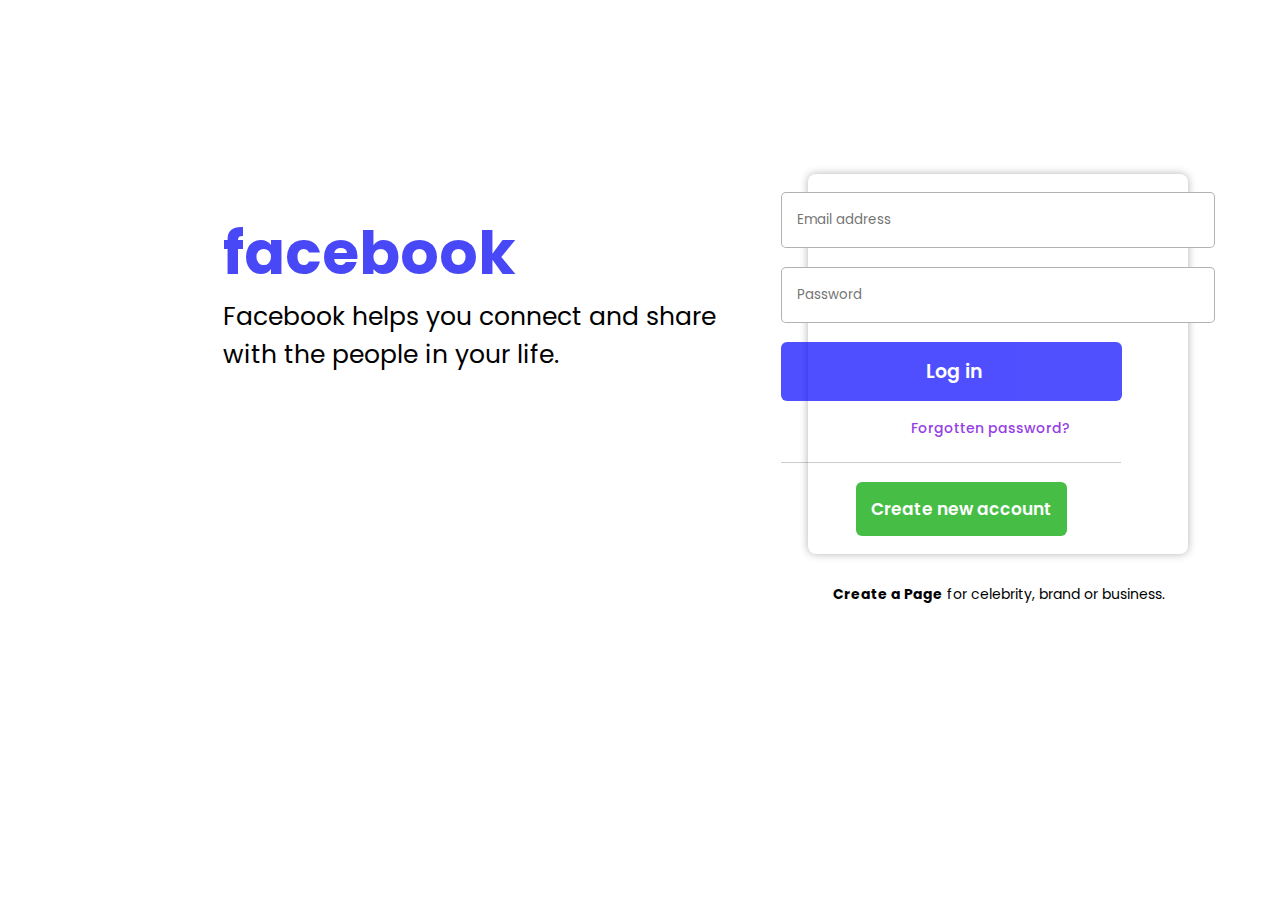
<file: Facebook-Login Page/index.html>
<!DOCTYPE html>
<html lang="en">
  <head>
    <meta charset="UTF-8" />
    <meta name="viewport" content="width=device-width, initial-scale=1.0" />
    <title>Facebook Login</title>
    <link rel="preconnect" href="https://fonts.googleapis.com" />
    <link rel="preconnect" href="https://fonts.gstatic.com" crossorigin />
    <link
      href="https://fonts.googleapis.com/css2?family=Poppins:ital,wght@0,100;0,200;0,300;0,400;0,500;0,600;0,700;0,800;0,900;1,100;1,200;1,300;1,400;1,500;1,600;1,700;1,800;1,900&display=swap"
      rel="stylesheet"
    />
    <link rel="stylesheet" href="style.css" />
    <link rel="icon" href="images/fb-icon.png" type="x-favicon/image">
  </head>
  <body>
    <header>
      <h1>facebook</h1>
      <p class="header-p">
        Facebook helps you connect and share <br />
        with the people in your life.
      </p>
    </header>

    <main>
      <div class="Form">
        <form action="">
          <table>
            <tr>
              <td><input type="text" placeholder="Email address" /></td>
            </tr>
            <tr>
              <td><input type="password" placeholder="Password" /></td>
            </tr>
            <tr>
              <td><input type="button" value="Log in" class="button1" /></td>
            </tr>
            <tr>
              <td><a href="#">Forgotten password?</a></td>
            </tr>
            <tr><td>
              <div class="Line"></div>
            </td></tr>
            <tr>
              <td><input type="button" value="Create new account" / class="button2"></td>
            </tr>
          </table>
        </form>
      </div>

      <div class="Text">
      <p class="Paragraph"><span>Create a Page</span> for celebrity, brand or business.</p>
    </div>
    </main>
  </body>
</html>
</file>
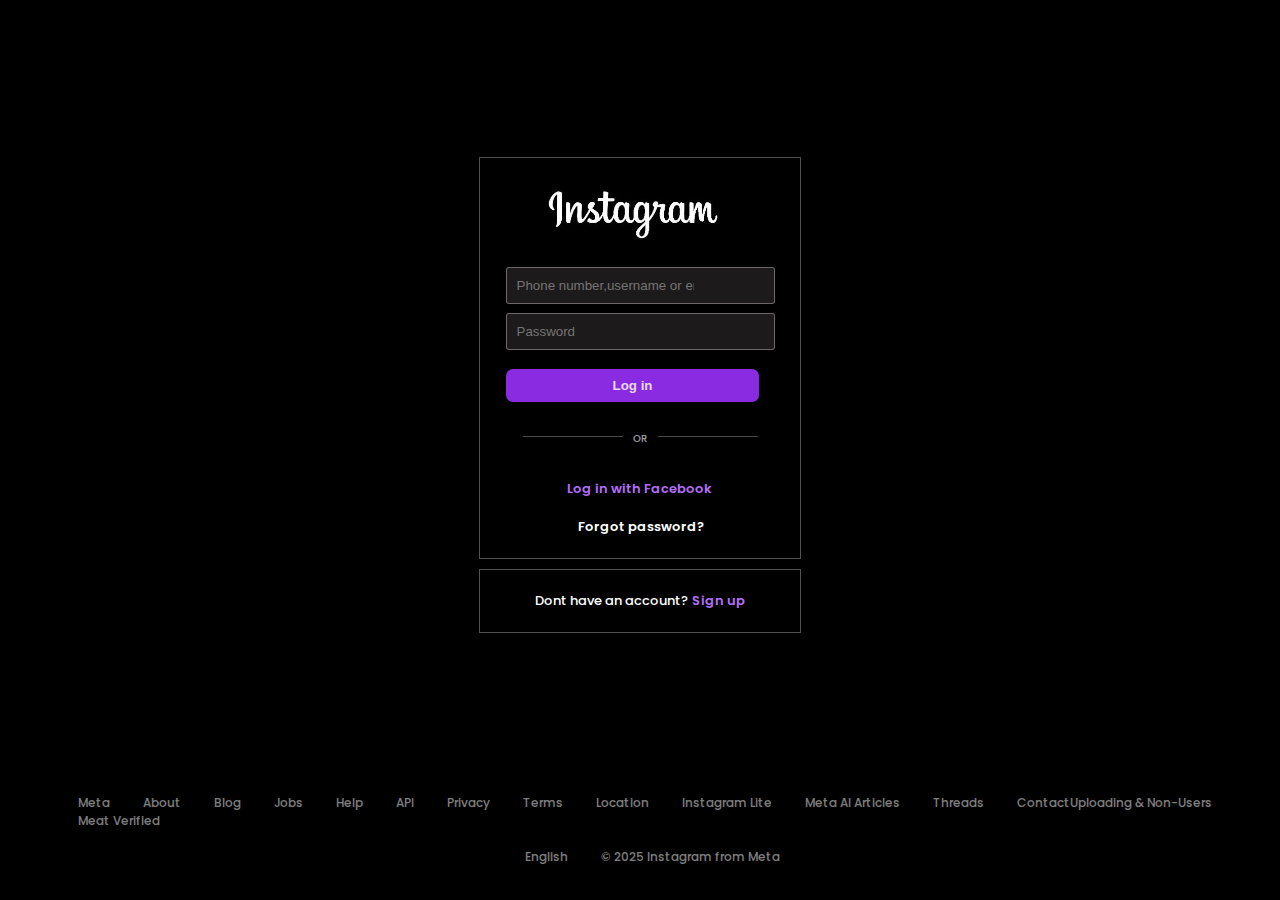
<file: Instagram-Login Page/index.html>
<!DOCTYPE html>
<html lang="en">
  <head>
    <meta charset="UTF-8" />
    <meta name="viewport" content="width=device-width, initial-scale=1.0" />
    <title>Instagram-Login</title>
    <link rel="preconnect" href="https://fonts.googleapis.com" />
    <link rel="preconnect" href="https://fonts.gstatic.com" crossorigin />
    <link
      href="https://fonts.googleapis.com/css2?family=Poppins&display=swap"
      rel="stylesheet"
    />
    <link rel="stylesheet" href="style.css" />
    <link rel="icon" href="images/Instagram-icon.png">

  </head>
  <body>
    <main>
    <div class="form">
      <form>
        <div class="Box-1">
          <table>
            <tr>
              <td>
                <div class="image">
                  <img
                    src="images/Insatgram-logo.jpg"
                    alt="Instagram-logo"
                    class="Instagram-logo"
                  />
                </div>
              </td>
            </tr>

            <tr>
              <td>
                <input
                  type="text"
                  placeholder="Phone number,username or email" 
                />
              </td>
            </tr>

            <tr>
              <td><input type="password" placeholder="Password" /></td>
            </tr>

            <tr>
              <td><input type="button" value="Log in" class="Button" /></td>
            </tr>

            <tr>
              <td>
                <div class="Main">
                  <div class="Sub1"></div><p class="or">OR</p>
                  <div class="Sub2"></div>
                </div>
              </td>
            </tr>
            <tr>
              <td>
                <a href="#" class="login-with-facebook">Log in with Facebook</a>
              </td>
            </tr>

            <tr>
              <td><a class="forget-password" href="#">Forgot password?</a></td>
            </tr>
          </table>
        </div>

        <div class="Box-2">
          <p>Dont have an account?<a href="#" class="Signup">Sign up</a></p>
        </div>
      </form>
      </main>

      <footer>
        <ul type="none">
          <li><a href="#">Meta</a></li>
          <li><a href="#">About</a></li>
          <li><a href="#">Blog</a></li>
          <li><a href="#">Jobs</a></li>
          <li><a href="#">Help</a></li>
          <li><a href="#">API</a></li>
          <li><a href="#">Privacy</a></li>
          <li><a href="#">Terms</a></li>
          <li><a href="#">Location</a></li>
          <li><a href="#">Instagram Lite</a></li>
          <li><a href="#">Meta AI Articles</a></li>
          <li><a href="#">Threads</a></li>
          <li><a href="#">ContactUploading & Non-Users</a></li>
          <li><a href="#">Meat Verified</a></li><br><br>
          <li style="margin-left: 39%;"><a href="#">English</a></li>
          <li><a href="#">© 2025 Instagram from Meta</a></li>
        
        </ul>
      </footer>
    </div>
  </body>
</html>
</file>
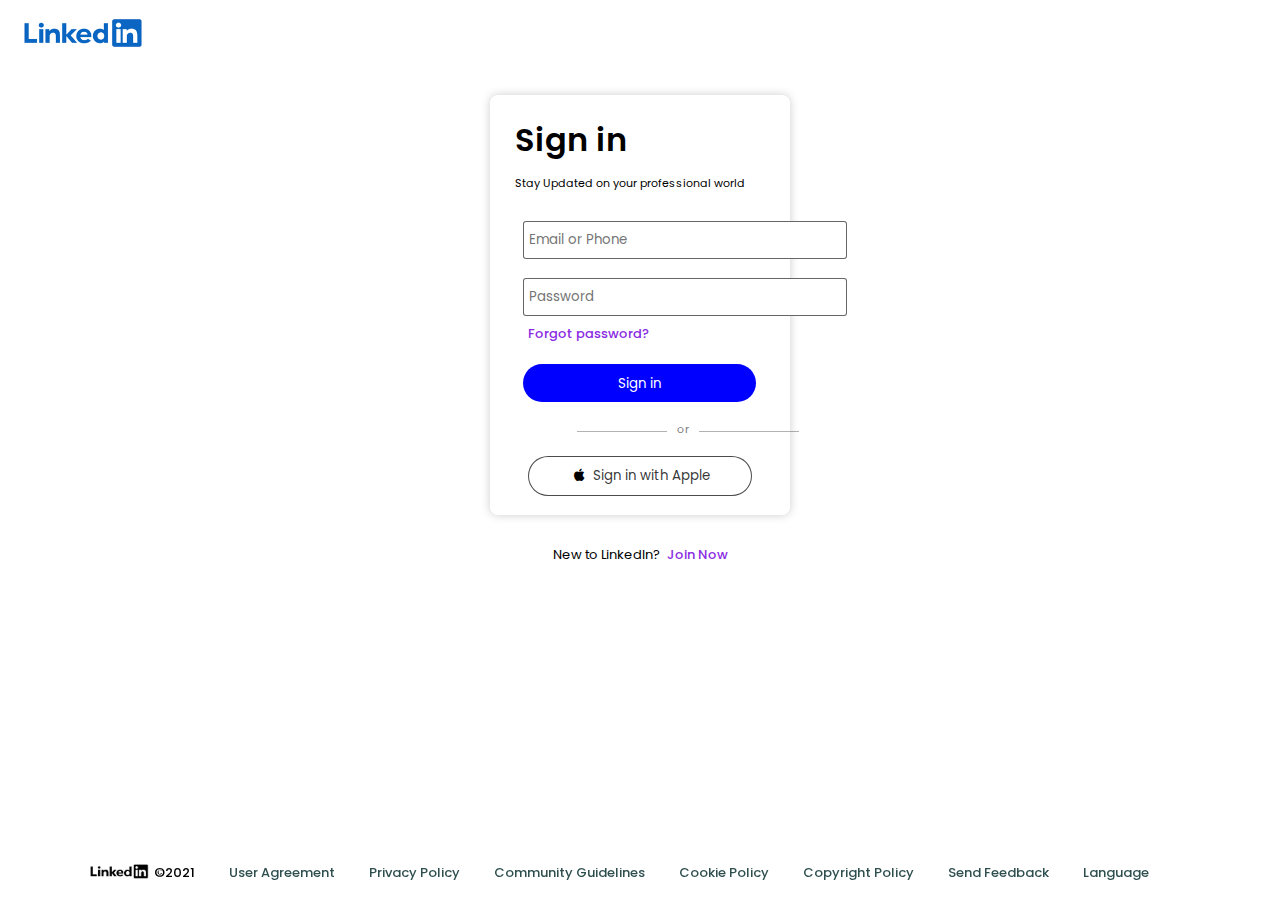
<file: Linked-in Login Page/index.html>
<!DOCTYPE html>
<html lang="en">
<head>
    <meta charset="UTF-8">
    <meta name="viewport" content="width=device-width, initial-scale=1.0">
    <title>LinkedIn Login</title>
    <link rel="icon" href="images/Logo-icon.png" type="x-favicon">

    <link rel="stylesheet" href="https://cdnjs.cloudflare.com/ajax/libs/font-awesome/4.7.0/css/font-awesome.min.css">

    <link rel="stylesheet" href="style.css">
    <link rel="icon" href="images/download.png" type="x-favicon/image">
    <link rel="preconnect" href="https://fonts.googleapis.com">
    <link rel="preconnect" href="https://fonts.googleapis.com">
    <link rel="preconnect" href="https://fonts.googleapis.com">
<link rel="preconnect" href="https://fonts.gstatic.com" crossorigin>
<link href="https://fonts.googleapis.com/css2?family=Poppins:ital,wght@0,100;0,200;0,300;0,400;0,500;0,600;0,700;0,800;0,900;1,100;1,200;1,300;1,400;1,500;1,600;1,700;1,800;1,900&display=swap" rel="stylesheet">
</head>
</head>
<body>
    <header>
        <figure><img src="images/images (2).png" class="Logo" alt="Linked-in Logo"></figure>
    </header>

    <div class="Form">
        <div class="Login-form">
        <form action="">
            <table>
                <h1>Sign in</h1>
                <p class="Stay">Stay Updated on your professional world</p>
                <tr><td><input type="text0rEmail" placeholder="Email or Phone"></td></tr>
                <tr><td><input type="password" placeholder="Password"></td></tr>
                <tr><td><a href="#">Forgot password?</a></td></tr>
                <tr><td><input type="button" class="form-button" value="Sign in"></td></tr>

                <tr><td><div class="Main">
                    <div class="sub1">

                    </div>
                    <p style="color: grey;font-size: small;"><small>or</small></p>
                    <div class="sub2">

                    </div>
                </div></td></tr>
                <tr><td><button class="form-button2"><i style="color: black;width: 20px;" class="fa fa-apple"></i> Sign in with Apple</td></tr>
            </table>
        </form>
    </div>
    </div>
    <div class="New-to-Linkedin">
        <p>New to LinkedIn?<a href="#" class="Join">Join Now</a></p>
    </div>


    <div class="Footer">
        <ul style="list-style: none;">
            <li><a href="#" class="Year"><img src="images/Logo2.jpg" alt="Linked-in logo" class="Logo-2">©2021</a></li>
            
            <li><a href="#">User Agreement</a></li>
            <li><a href="#">Privacy Policy</a></li>
            <li><a href="#">Community Guidelines</a></li>
            <li><a href="#">Cookie Policy</a></li>
            <li><a href="#">Copyright Policy</a></li>
            <li><a href="#">Send Feedback</a></li>
            <li><a href="#">Language</a></li>
            
            
        </ul>
    </div>

    
    
</body>
</html>
</file>
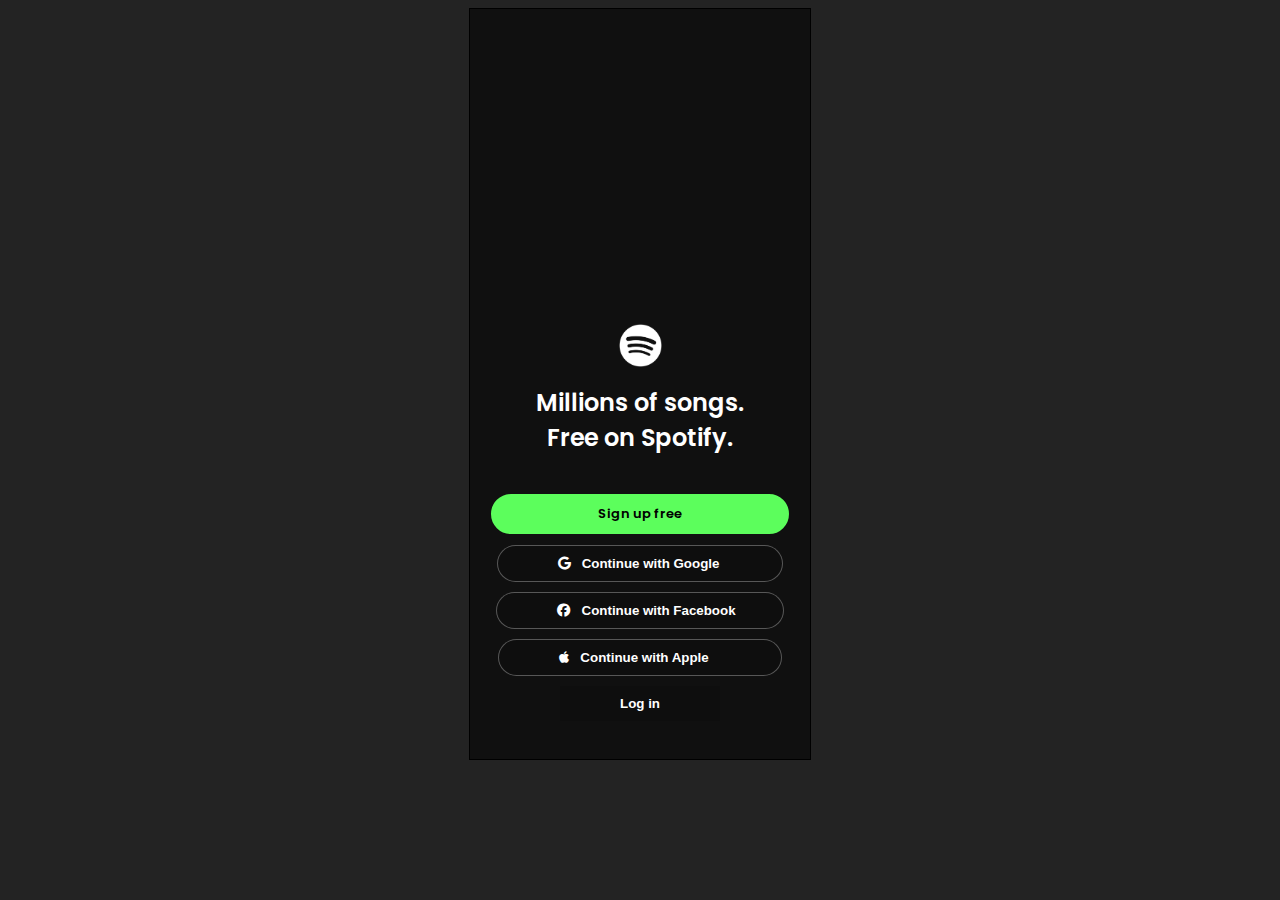
<file: Spotify Login Page/index.html>
<!DOCTYPE html>
<html lang="en">
  <head>
    <meta charset="UTF-8" />
    <meta name="viewport" content="width=device-width, initial-scale=1.0" />
    <title>Login-Spotify</title>
    <link rel="stylesheet" href="style.css" />
    <link rel="icon" href="Images/Spotify-Logo.png">

    <link rel="preconnect" href="https://fonts.googleapis.com" />
    <link rel="preconnect" href="https://fonts.gstatic.com" crossorigin />
    <link
      href="https://fonts.googleapis.com/css2?family=Poppins:wght@500&display=swap"
      rel="stylesheet"
    />
    <link rel="stylesheet" href="https://cdnjs.cloudflare.com/ajax/libs/font-awesome/6.7.2/css/all.min.css">
    
  </head>
  <body>
    <div class="Form">
      <form action="">
        <div>
          <img
            src="Images/Spotify-Logo.png"
            alt="Spotify-Logo"
            class="Spotify-Logo"
          />
        </div>
        <div>
          <h1 class="Heading">Millions of songs.<br />Free on Spotify.</h1>
        </div>
        <div class="Signup">
            <a href="index2.html" id="a-signup">Sign up free</a>
        </div>
        <div><button class="Google"><i class="fa-brands fa-google"></i>&nbsp;&nbsp;&nbsp;Continue with Google</button></div>
        <div><button class="Facebook"><i class="fa-brands fa-facebook"></i>&nbsp;&nbsp;&nbsp;Continue with Facebook</button></div>
        <div><button class="Apple"><i class="fa-brands fa-apple"></i>&nbsp;&nbsp;&nbsp;Continue with Apple</button></div>
        <div><button class="Login">Log in</button></div>
      </form>
    </div>
  </body>
</html>
</file>
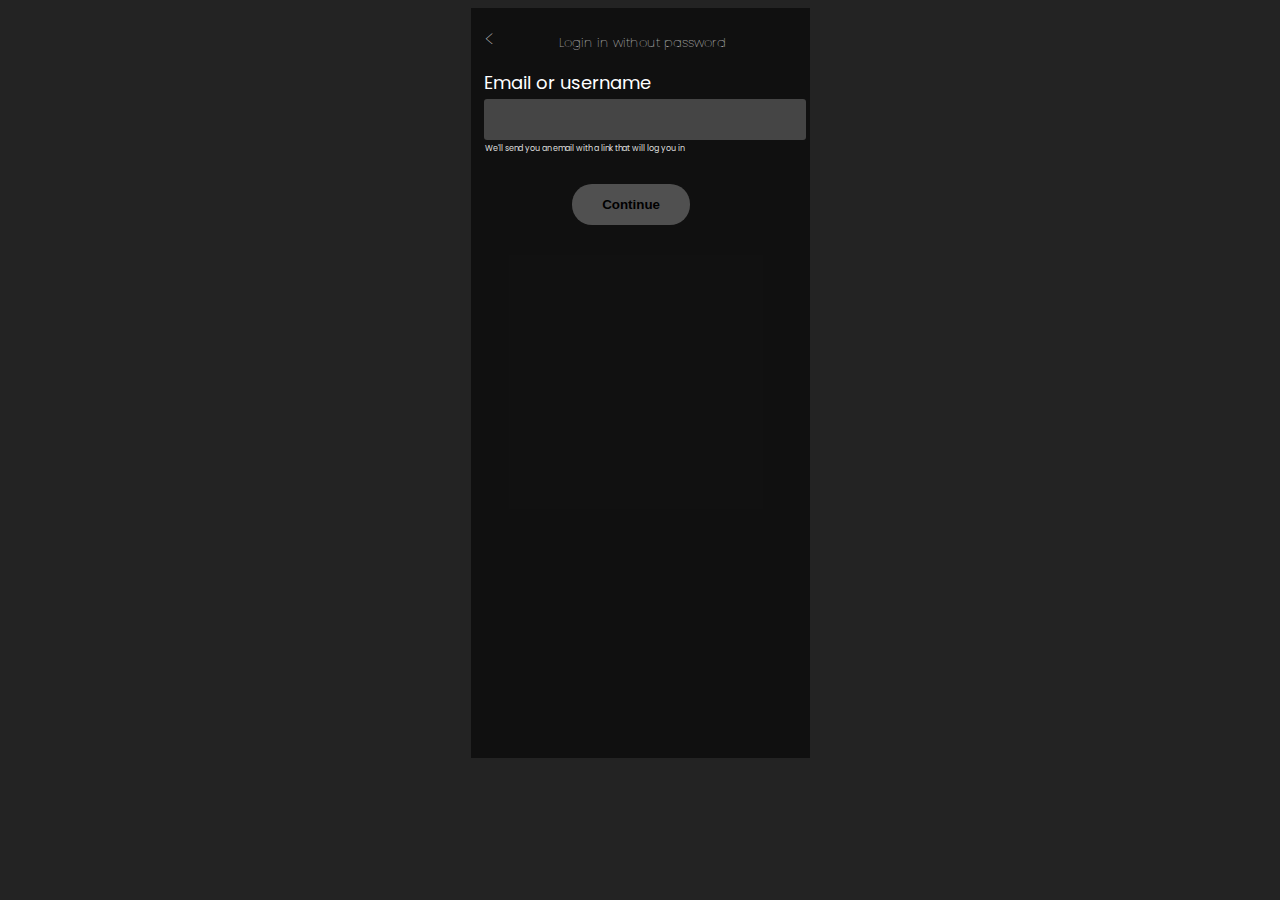
<file: Spotify Login Page/index2.html>
<!DOCTYPE html>
<html lang="en">
  <head>
    <meta charset="UTF-8" />
    <meta name="viewport" content="width=device-width, initial-scale=1.0" />
    <title>Login-Spotify</title>
    <link rel="stylesheet" href="style2.css" />

    <link rel="preconnect" href="https://fonts.googleapis.com" />
    <link rel="preconnect" href="https://fonts.gstatic.com" crossorigin />
    <link
      href="https://fonts.googleapis.com/css2?family=Poppins:wght@500&display=swap"
      rel="stylesheet"
    />
  </head>
  <body>
    <div class="Form">
      <div>
        <p class="Heading"> <a href="index.html" class="Back-button"> < </a> Login in without password</p>
      </div>
      <form action="">
        <label for="Input-Text">Email or username</label><br>
        <input type="text" class="Input-Text" />
        <p class="Small-text">We'll send you an email with a link that will log you in</p>
        <button id="Continue">Continue</button>
      </form>
    </div>
  </body>
</html>
</file>
<file: Facebook-Login Page/style.css>
*{
    font-family: "Poppins", sans-serif;
}
body{
    overflow: hidden;
    font-family: "Poppins", sans-serif;
    font-style: normal;
}
h1{
    margin: 0;
    display: inline-block;
    color: rgba(48, 48, 246, 0.886);
    font-family: "Poppins", sans-serif;
    font-size: 60px;
    position: relative;
    top: 0px;
}
main{
    display: inline-block;
    position: relative;
    left: 40%;
}
.Form{
    border: solid 1px black;
    box-shadow: 0px 0px 8px rgb(0, 0, 0,0.3);
    border: none;
    height: 380px;
    width: 380px;
    border-radius:8px;
    display: flex;
    justify-content: center;
    position: relative;
    left: 70%;
}
input{
    margin-top: 15px;
    padding: 17px 160px 17px 15px;
    border: 1px solid rgb(0, 0, 0,0.3);
    border-radius:5px;
    outline-color: blueviolet;


}
.button1{
    background-color: rgba(0, 0, 255, 0.858);
    opacity: 80%;
    color: white;
    border-radius: 6px;
    border: none;
    outline: none;
    padding: 15px 140px 15px 145px;
    margin-bottom: 10px;
    font-size: 19px;
    font-weight: 600;
    cursor: pointer;
}
.button2{
    background-color: rgba(0, 166, 0, 0.9);
    opacity: 80%;
    color: white;
    border-radius: 6px;
    outline: none;
    border: none;
    padding-right: 15px;
    font-size: 17px;
    font-weight: 600;
    margin-left: 75px;
    cursor: pointer;
    padding-top: 14px;
    padding-bottom: 14px;
}
.Form a{
    text-decoration: none;
    font-size: 14px;
    font-weight: 500;
    margin-left: 30%;
    color: blueviolet;
    opacity: 90%;
}
.Line{
    width: 340px;
    height: 0%;
    border-bottom: solid 1px rgb(0, 0, 0,0.2);
    margin-top: 18px;
}
.header-p{
    margin: 0%;
    font-size: 25px;
}
.Text p{
    font-size: smaller;
}
span{
    font-weight: bold;
}
header{
    position: relative;
    left: 17%;
    top: 200px;
}
.Paragraph{
    position: relative;
    left: 55%;
    margin-top:30px ;
    margin-left: 88px;
}
p.Paragraph{
    font-size: 14px;
}
.button1:hover{
    background-color: rgba(0, 0, 255, 0.711);
    
}
.button2:hover{
    background-color: rgb(0, 149, 0);
}
</file>
<file: Instagram-Login Page/style.css>
body{
  background-color: black;
  color: white;
  font-family: "Poppins", sans-serif;
  font-weight: 500;
  font-size: small;
  font-style: normal;
}
main{
  display: flex;
  justify-content: center;
  align-content: center;
  height: 86vh;
}
.Instagram-logo {
  height: 70px;
  width: 180px;
  position: relative;
  left: 14%;
  bottom: 17px;
}
.form{
  display: flex;
  flex-direction: row;
  justify-content: center;
  align-items: center;
}
.Box-1 {
  display: flex;
  justify-content: center;
  align-items: center;
  height: 400px;
  width: 320px;
  border: 1px solid rgba(255, 255, 255, 0.319);
}
.Box-2 {
  display: flex;
  justify-content: center;
  margin-top: 10px;
  border: 1px solid rgba(255, 255, 255, 0.319);
  padding: 8px;
}
input {
  color: white;
  background-color: rgba(52, 48, 48, 0.54);
  padding: 10px 80px 10px 10px;
  border: 1px solid rgba(230, 217, 217, 0.405);
  border-radius: 3px;
  margin-top: 5px;
  position: relative;
  bottom: 10px;
}
.Button {
  background-color: blueviolet;
  color: rgba(255, 255, 255, 0.832);
  border: none;
  border-radius: 7px;
  padding: 9px 107px 9px 107px;
  cursor: pointer;
  margin-top: 15px;
  font-weight:600 ;
}
.Button:hover{
  background-color: rgb(91, 38, 213);
}
a.login-with-facebook {
  text-decoration: none;
  color: rgb(181, 109, 249);
  font-weight: 600;
  position: relative;
  left: 23%;
  bottom: 2px;
}
a.login-with-facebook:hover{
  color: rgb(176, 92, 255);
}
.forget-password {
  color: white;
  text-decoration: none;
  position: relative;
  left: 27%;
  font-weight: 600;
  top: 12px;
}
.forget-password:hover{
   color: rgba(255, 255, 255, 0.811);
}
a.Signup {
  text-decoration: none;
  color: rgb(181, 109, 249);
  margin-left: 3px;
  font-weight: 600;
}
a.Signup:hover{
  color: rgb(176, 92, 255);
}
.Main{
    display: flex;
    justify-content: center;
}
.Sub1{
    width: 100px;
    height: 20px;
    border-bottom: solid 1px rgba(255, 255, 255, 0.288);
    margin-right: 10px;
}
.Sub2{
    width: 100px;
    border-bottom: solid 1px  rgba(255, 255, 255, 0.288);
    height: 20px;
    margin-left: px;
  }
.or{
  margin-right: 10px;
  margin-bottom:30px;
  font-size: 10px;
  margin-top: 15px;
  color: rgba(255, 255, 255, 0.638);
}
footer a{
  text-decoration: none;
  color: rgba(255, 255, 255, 0.511);
}
li{
  display: inline;
  margin-left: 30px;
}
footer{
  display: flex;
  justify-content: center;
  font-size: 12px;
  flex-wrap: wrap;
}
</file>
<file: Linked-in Login Page/style.css>
*{
    font-family: "poppins",sans-serif;
}

figure{
    display: inline-block;
    margin: 0%;
    height: 50px;
}
.Logo{
    height: 30px;
    width: 130px;
    margin: 10px;
}
h1{
    font-weight: 600;
}
.Login-form{
    margin-top: 30px;
    border: 2px solid black;
    height: 420px;
    width: 295px;
    box-shadow: 0px 0px 10px rgb(0, 0, 0,0.2);
    border: none;
    border-radius: 8px;
    padding-left: 5px;
}
div.Form{
    display: flex;
    justify-content: center;
    align-content: center;
    width: 100%;
}
input{
    margin-left: 25px;
    padding: 8px 60px 8px 5px;
    margin-top: 15px;
    outline: none;
    border-radius: 3px;
    border: solid 1px  rgb(0, 0, 0,0.6);
}
.form-button{
    background-color: blue;
    color: white;
    padding: 10px 95px 8px 95px;
    border-radius: 30px;
    border: blue;
    margin-bottom: 0px;
    cursor: pointer;
}
.form-button2{
    background-color: white;
    color: rgb(0, 0, 0,0.8);
    margin-left: 30px;
    padding: 9px 40px 9px 40px;
    border-radius: 30px;
    border: 1px solid rgb(0, 0, 0,0.7);
    margin-top: 0px;
    cursor: pointer;
    text-align: center;
}
a{
    text-decoration: none;
    font-size: 13px;
    margin-left: 30px;
    font-weight: 500;
    color: blueviolet;
}
.Stay{
    font-size: 11px;
    margin-left: 20px;
}
h1{
    margin-left: 20px;
    margin-bottom:0px ;
}
.New-to-Linkedin p{
    margin-top: 30px;
    text-align: center;
    font-size: small;
}
.Join{
    margin-left: 6px;
}
.Footer a{
    color:darkslategrey;
    font-weight: 500;
}
.Footer{
    position: fixed;
    bottom: 0%;
    text-align: center;
    width: 90%;
    margin: auto;
}
.Footer li{
    display: inline;
}
.Logo-2{
    height: 15px;
    width: 60px;
    margin-right: 5px;
    position: relative;
    top: 2px;
}
.year{
    font-size: small;
}
a.Year{
    color: black;
}
.Main{
    display: flex;
    justify-content: center;
    padding-left: 30px;
}
.sub1{
    width: 90px;
    height: 25px;
    border-bottom: solid 1px rgb(0, 0, 0,0.3);
    margin-right: 10px;
}
.sub2{
    width: 100px;
    border-bottom: solid 1px  rgb(0, 0, 0,0.3);
    height: 25px;
    margin-left: 10px;
}
.form-button:hover{
    background-color: navy;
}
.form-button2:hover{
    background-color: rgba(206, 196, 196, 0.6);
}
</file>
<file: Spotify Login Page/style.css>
* {
  padding: 0%;
  padding: 0%;
}
body {
  font-family: "Poppins", sans-serif;
  font-style: normal;
  display: flex;
  justify-content: center;
  align-items: center;
  height: fit-content;
  background-color: rgb(35, 35, 35);
}
.Spotify-Logo{
  height: 43px;
  width: 43px;
  position: relative;
  bottom: 57px;
}
.Heading {
  font-weight: 600;
  font-size: 24px;
  position: relative;
  bottom: 32px;
  position: relative;
  bottom: 62px;
}
.Form {
  background-color: rgba(0, 0, 0, 0.525);
  color: white;
  border: 1px solid black;
  height: 750px;
  width: 340px;
  display: flex;
  justify-content: center;
  align-items: end;
  text-align: center;
}
button {
  padding: 10px 60px 10px 60px;
  margin: 5px;
  cursor: pointer;
  position: relative;
  bottom: 33px;
}
.Signup {
  padding: 8px 10px 8px 10px;
  border-radius: 20px;
  border: 2px solid rgb(92, 254, 92);
  color: black;
  font-weight: 600;
  font-size: 13px;
  background-color: rgb(92, 254, 92);
  position: relative;
  bottom: 39px;
  cursor: pointer;
}
.Signup:hover{
  background-color:rgb(0, 220, 0);
  border: 2px solid rgb(0, 220, 0);
  
}
#a-signup{
  text-decoration: none;
  color: black;
}
.Google {
  padding-right: 63px;
  border-radius: 20px;
  border: 1px solid rgba(255, 255, 255, 0.3);
  font-weight: 600;
  background-color: rgb(0, 0, 0, 0.1);
  color: white;
}
.Google:hover{
  background-color: black;
  color: rgba(255, 255, 255, 0.762);
}
.Facebook {
  padding-right: 47px;
  border-radius: 20px;
  border: 1px solid rgba(255, 255, 255, 0.3);
  background-color: rgb(0, 0, 0, 0.1);
  color: white;
  font-weight: 600;
  
}
.Facebook:hover{
  background-color: black;
  color: rgba(255, 255, 255, 0.762);
}
.Apple {
  padding-right: 72px;
  border-radius: 20px;
  border: 1px solid rgba(255, 255, 255, 0.3);
  font-weight: 600;
  background-color: rgb(0, 0, 0, 0.1);
  color: white;
}
.Apple:hover{
  background-color: black;
  color: rgba(255, 255, 255, 0.762);
  
}
.Login {
  border: none;
  background-color: rgb(0, 0, 0, 0.1);
  font-weight: 600;
  color: white;
}
.Login:hover{
  color: rgba(255, 255, 255, 0.644);
}
</file>
<file: Spotify Login Page/style2.css>
* {
  padding: 0%;
  padding: 0%;
}
body {
  font-family: "Poppins", sans-serif;
  font-style: normal;
  background-color: rgb(35, 35, 35);
  display: flex;
  justify-content: center;
}
.Form {
  background-color: rgba(0, 0, 0, 0.525);
  color: white;
  border: 1px solid black;
  height: 750px;
  width: 339px;
  border: none;
}
.Heading{
    text-align: center;
    font-size: 13px;
    font-weight: lighter;
    margin-right: 10px;
    margin-top: 15px;
}
.Back-button{
    text-decoration: none;
    color: white;
    position: relative;
    right: 60px;
    font-size: 22px;
}
.Back-button:hover{
  color: rgba(255, 255, 255, 0.644);
}
.Input-Text{
    padding: 13px 130px 13px 15px;
    border-radius: 3px;
    border: none;
    background-color: rgb(69, 69, 69);
    margin-left: 13px;
    margin-top: 3px;
    color: white;
    outline-color:black;
}
label{
      margin-left: 13px;
      font-size: 18px;
}
.Small-text{
    font-size: 8px;
    margin-left: 14px;
    color: rgba(255, 255, 255, 0.862);
    position: relative;
    bottom: 5px;
}
#Continue{
    color: rgb(0, 0, 0);
    background-color: rgb(80, 80, 80);
    border: none;
    padding: 13px 30px 13px 30px;
    border-radius: 20px;
    font-weight: 700;
    position: relative;
    left: 30%;
    top: 16px;
    cursor: pointer;
}
#Continue:hover{
  background-color: rgb(59, 59, 59);
}
</file>
